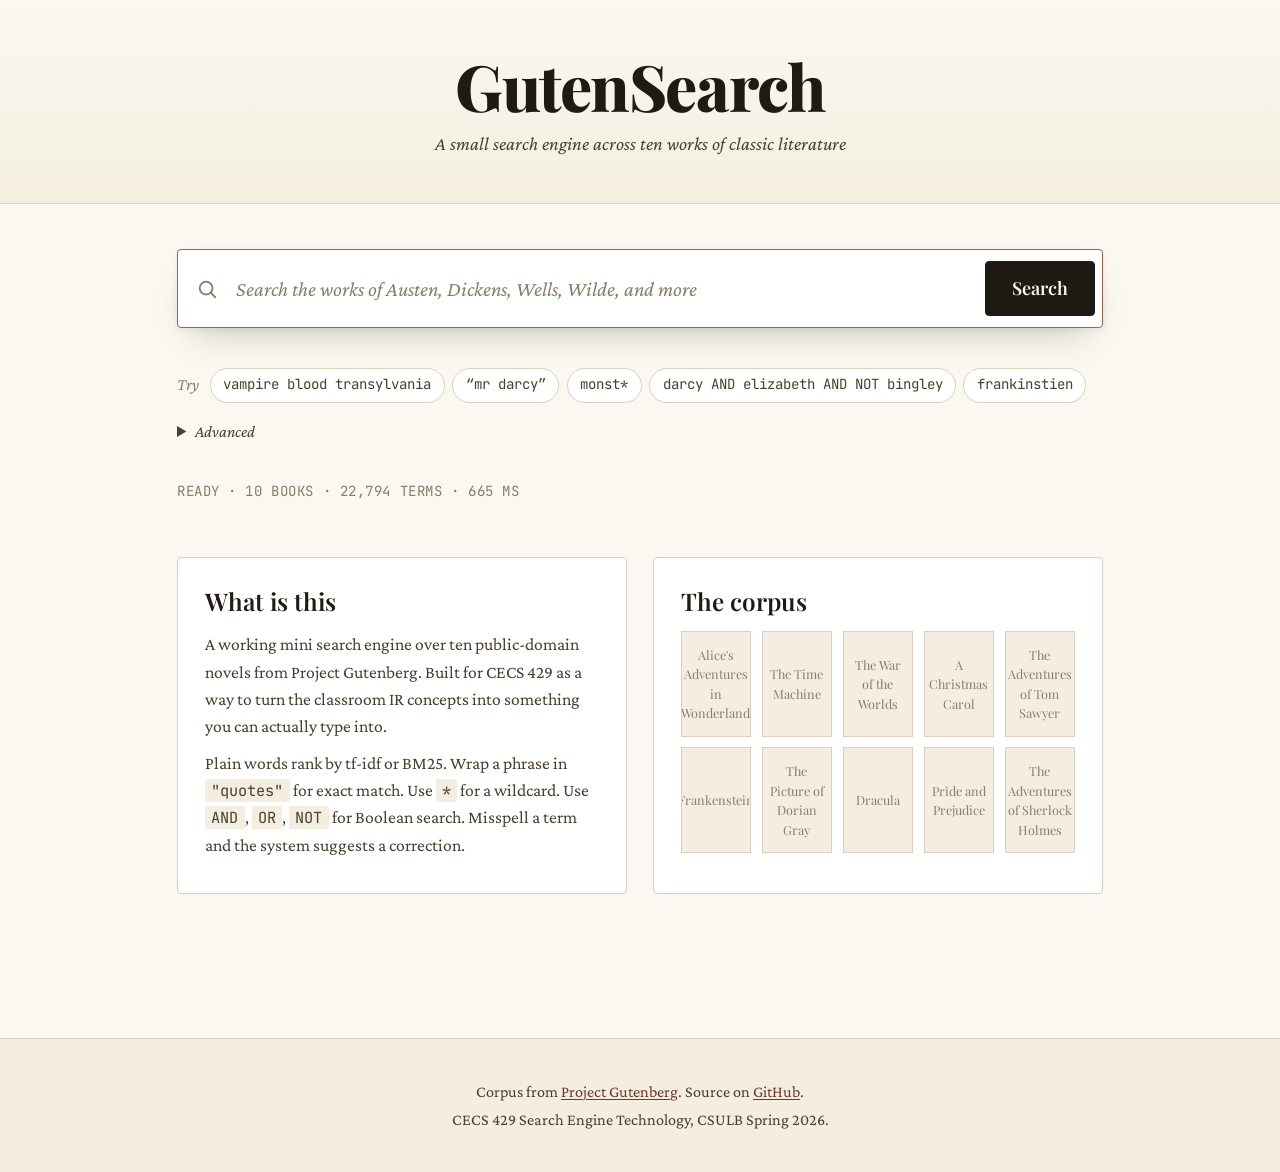
<file: index.html>
<!DOCTYPE html>
<html lang="en">
<head>
<meta charset="UTF-8">
<meta name="viewport" content="width=device-width, initial-scale=1">
<title>GutenSearch, Search the Classics</title>
<link rel="preconnect" href="https://fonts.googleapis.com">
<link rel="preconnect" href="https://fonts.gstatic.com" crossorigin>
<link href="https://fonts.googleapis.com/css2?family=Playfair+Display:ital,wght@0,400;0,600;0,800;1,400&family=Crimson+Pro:ital,wght@0,400;0,500;0,700;1,400&family=JetBrains+Mono:wght@400;500&display=swap" rel="stylesheet">
<link rel="stylesheet" href="style.css">
</head>
<body>

<header class="site-header">
  <div class="masthead">
    <h1 class="logo">GutenSearch</h1>
    <p class="tagline">A small search engine across ten works of classic literature</p>
  </div>
</header>

<main>

  <section class="search-stage">
    <form id="search-form" autocomplete="off">
      <div class="search-shell">
        <svg class="search-icon" viewBox="0 0 24 24" fill="none" stroke="currentColor" stroke-width="2" stroke-linecap="round" stroke-linejoin="round" aria-hidden="true">
          <circle cx="11" cy="11" r="7"></circle>
          <line x1="21" y1="21" x2="16.65" y2="16.65"></line>
        </svg>
        <input id="query" type="text" placeholder="Search the works of Austen, Dickens, Wells, Wilde, and more" aria-label="search query" autofocus>
        <button type="submit">Search</button>
      </div>

      <div id="hint-row">
        <span id="hint" class="hint-pill"></span>
      </div>

      <div class="suggestions">
        <span class="suggestion-label">Try</span>
        <button type="button" class="chip" data-q='vampire blood transylvania'>vampire blood transylvania</button>
        <button type="button" class="chip" data-q='"mr darcy"'>“mr darcy”</button>
        <button type="button" class="chip" data-q='monst*'>monst*</button>
        <button type="button" class="chip" data-q='darcy AND elizabeth AND NOT bingley'>darcy AND elizabeth AND NOT bingley</button>
        <button type="button" class="chip" data-q='frankinstien'>frankinstien</button>
      </div>

      <details class="advanced">
        <summary>Advanced</summary>
        <div class="advanced-row">
          <label>
            Ranker
            <select id="ranker">
              <option value="tfidf">tf-idf cosine</option>
              <option value="bm25">BM25</option>
            </select>
          </label>
          <label>
            Top K
            <input id="topk" type="number" min="1" max="50" value="10">
          </label>
        </div>
      </details>
    </form>
  </section>

  <section id="status" aria-live="polite"></section>

  <section id="results"></section>

  <section id="welcome" class="welcome">
    <div class="welcome-card">
      <h2>What is this</h2>
      <p>A working mini search engine over ten public-domain novels from Project Gutenberg. Built for CECS 429 as a way to turn the classroom IR concepts into something you can actually type into.</p>
      <p>Plain words rank by tf-idf or BM25. Wrap a phrase in <code>"quotes"</code> for exact match. Use <code>*</code> for a wildcard. Use <code>AND</code>, <code>OR</code>, <code>NOT</code> for Boolean search. Misspell a term and the system suggests a correction.</p>
    </div>

    <div class="welcome-card">
      <h2>The corpus</h2>
      <ul class="book-strip" id="welcome-books"></ul>
    </div>
  </section>

</main>

<footer>
  <p>Corpus from <a href="https://www.gutenberg.org/" target="_blank" rel="noopener">Project Gutenberg</a>. Source on <a href="https://github.com/PaulSemaan007/gutensearch" target="_blank" rel="noopener">GitHub</a>.</p>
  <p>CECS 429 Search Engine Technology, CSULB Spring 2026.</p>
</footer>

<script src="app.js"></script>
</body>
</html>
</file>
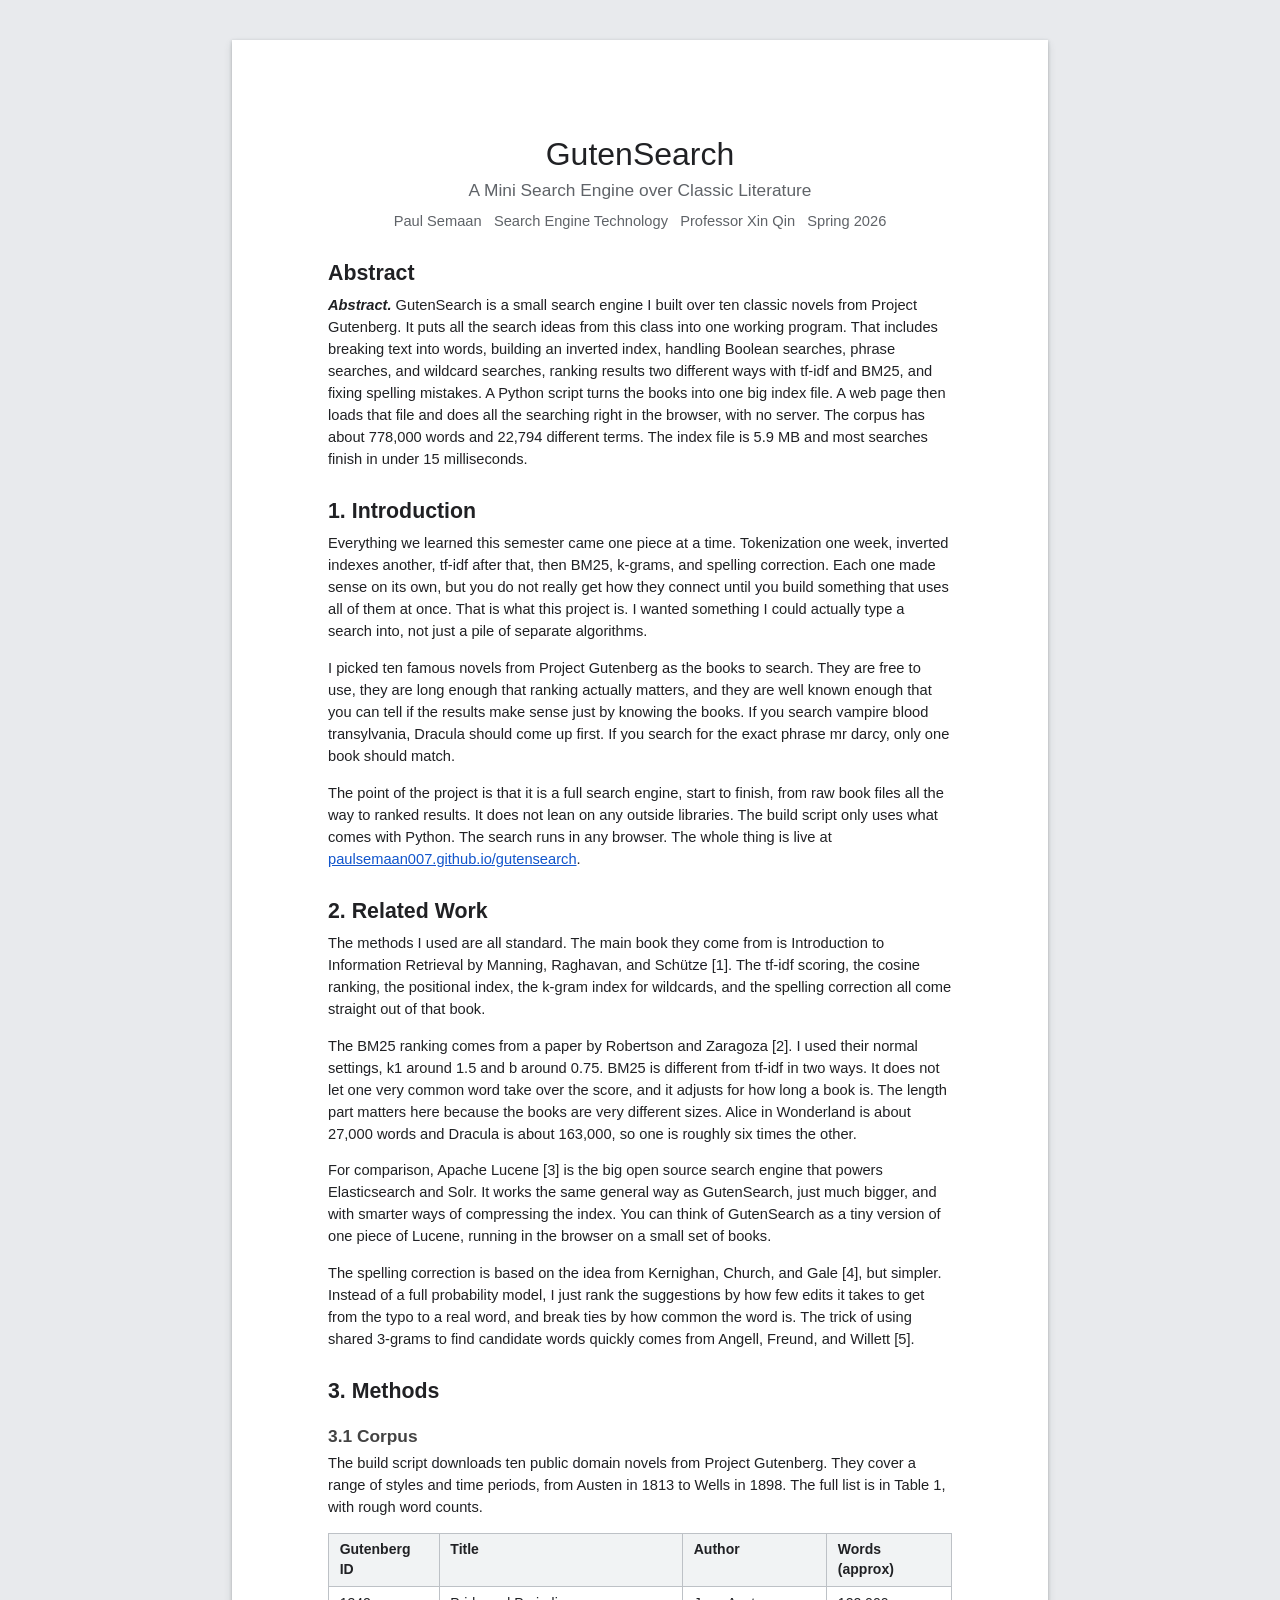
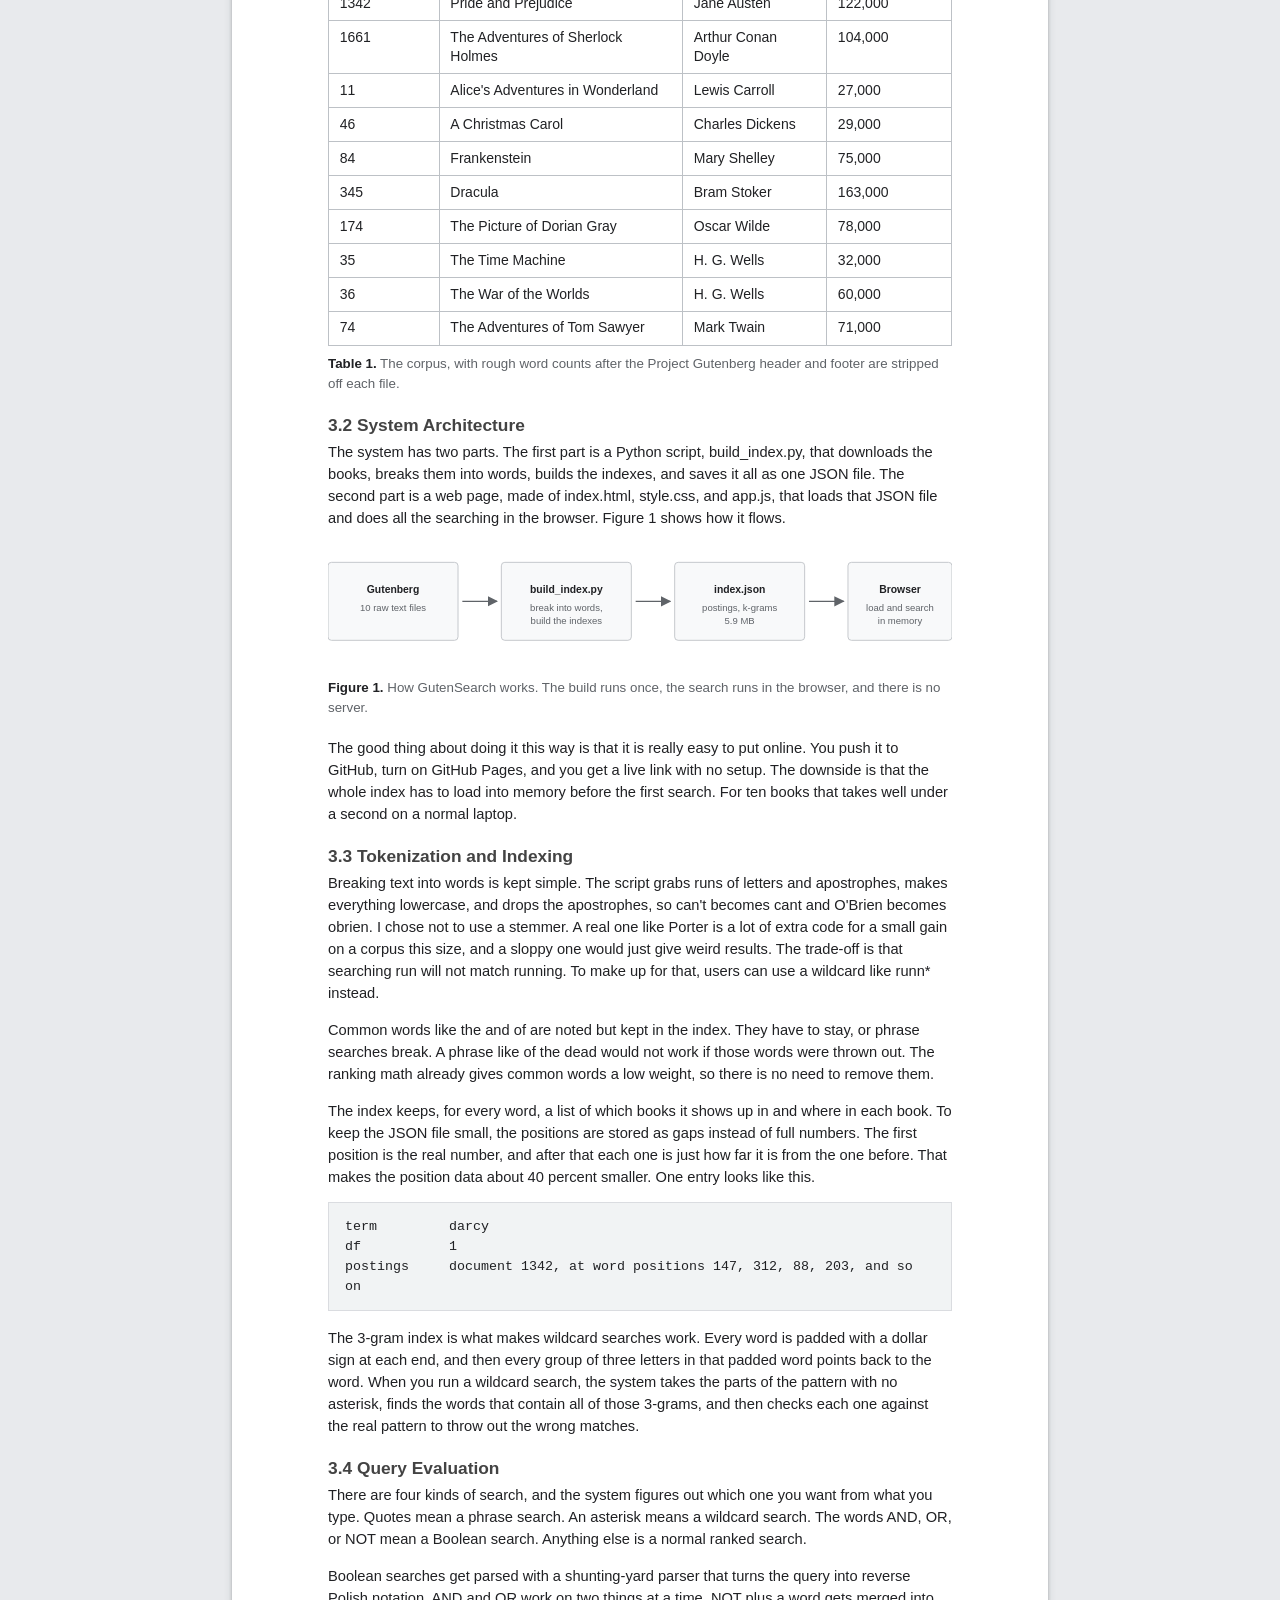
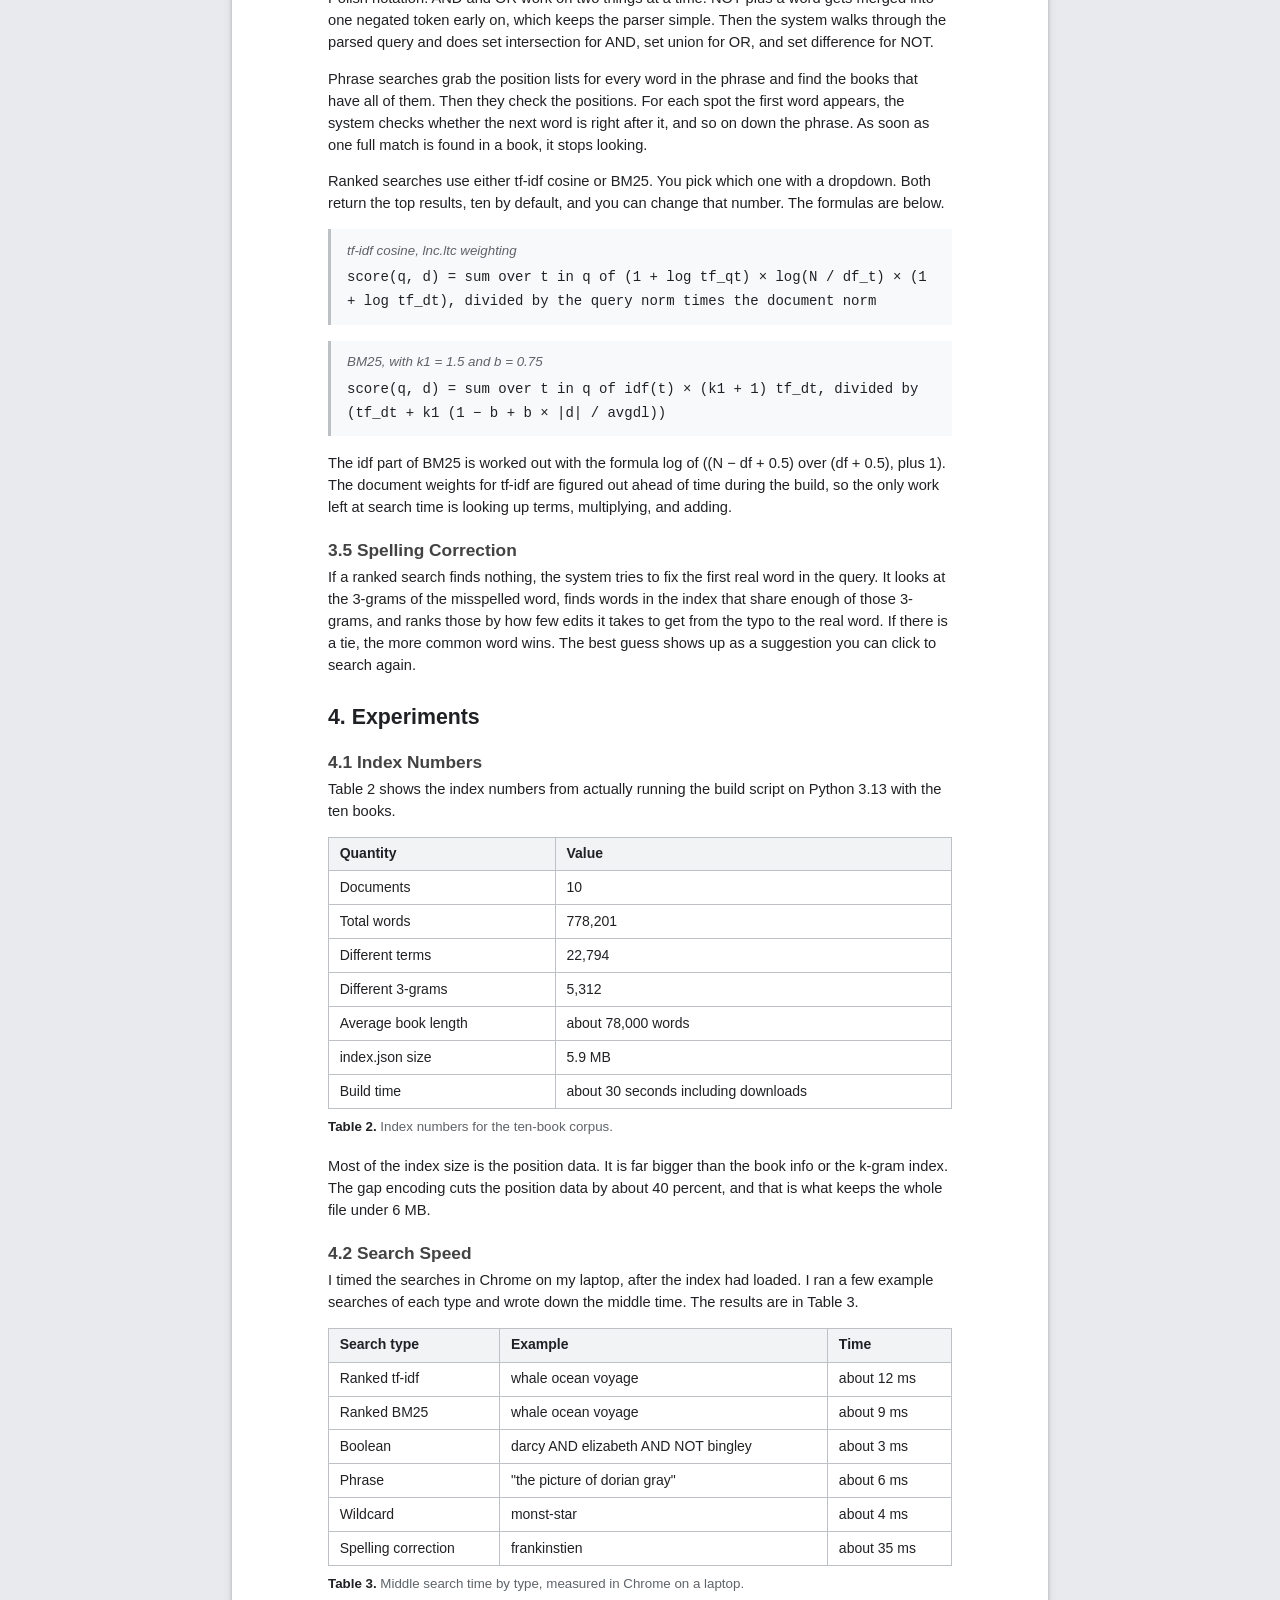
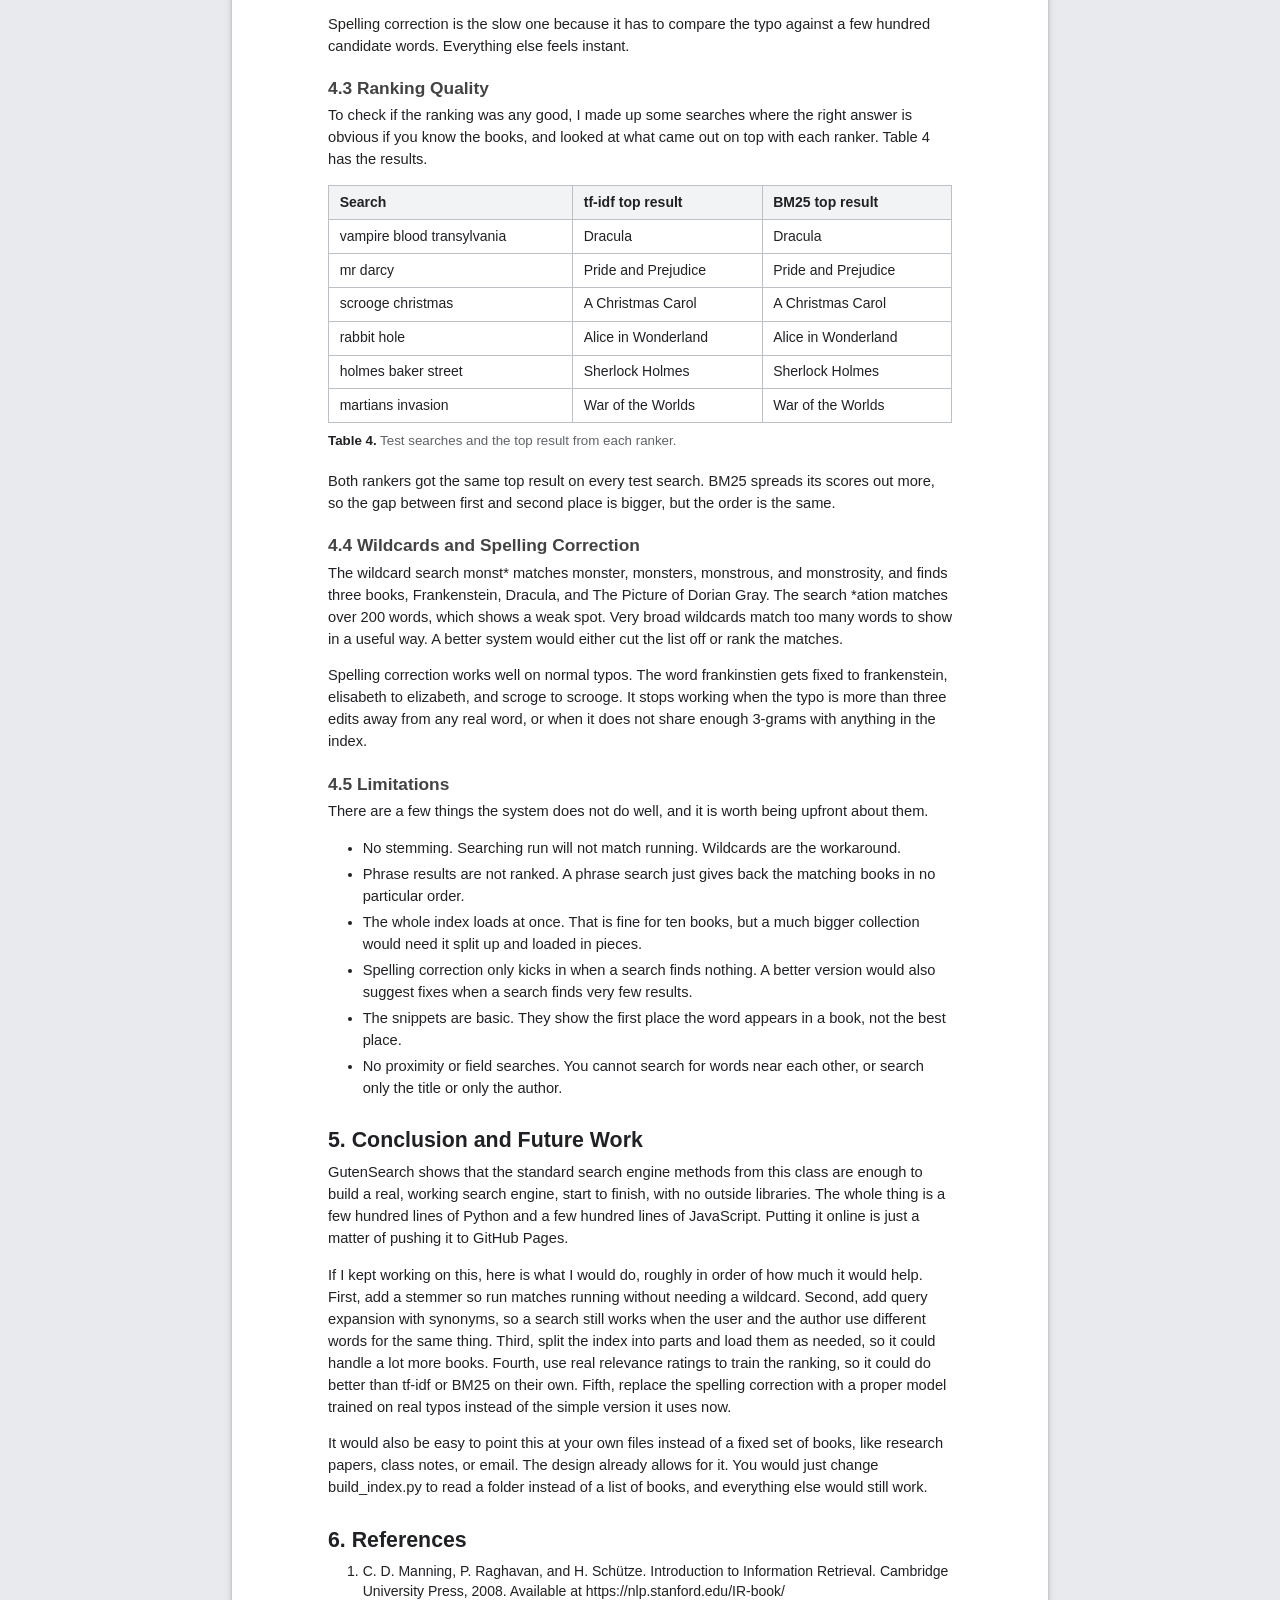
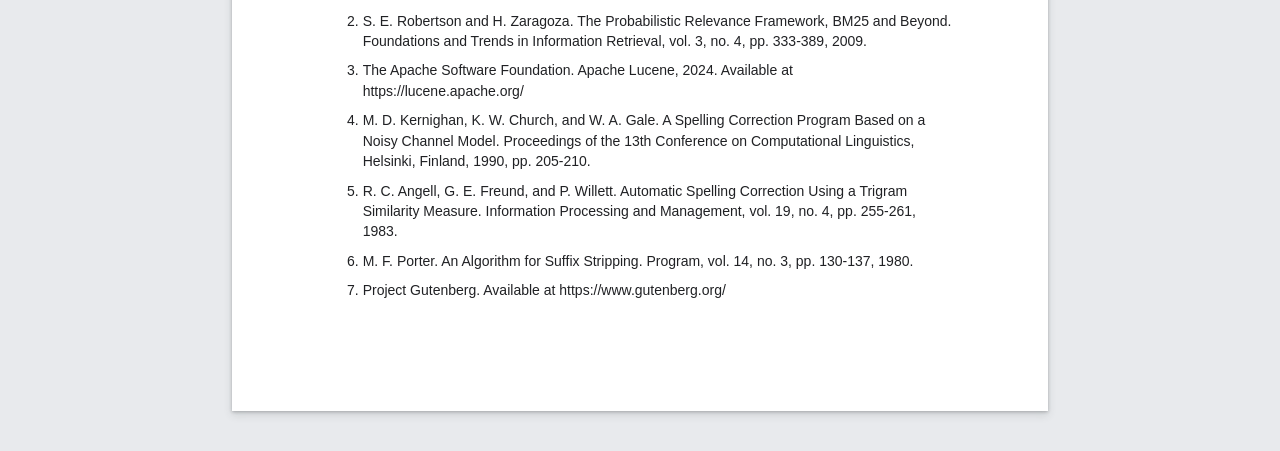
<file: Project_2_Report.html>
<!DOCTYPE html>
<html lang="en">
<head>
<meta charset="UTF-8">
<meta name="viewport" content="width=device-width, initial-scale=1">
<title>GutenSearch, A Mini Search Engine over Classic Literature</title>
<style>
  body {
    margin: 0;
    padding: 40px 0;
    background: #e8eaed;
    font-family: Arial, Helvetica, sans-serif;
    color: #202124;
    -webkit-font-smoothing: antialiased;
  }

  .doc {
    width: 8.5in;
    min-height: 11in;
    margin: 0 auto;
    padding: 1in;
    background: #ffffff;
    box-shadow: 0 1px 3px rgba(60,64,67,0.3), 0 4px 8px rgba(60,64,67,0.15);
    box-sizing: border-box;
  }

  p {
    font-size: 11pt;
    line-height: 1.5;
    margin: 0 0 11pt 0;
  }

  h1.title {
    font-size: 24pt;
    font-weight: 400;
    text-align: center;
    margin: 0 0 4pt 0;
    color: #202124;
  }
  .subtitle {
    font-size: 13pt;
    text-align: center;
    color: #5f6368;
    margin: 0 0 4pt 0;
  }
  .byline {
    font-size: 11pt;
    text-align: center;
    color: #5f6368;
    margin: 0 0 22pt 0;
  }

  h2 {
    font-size: 16pt;
    font-weight: 700;
    color: #202124;
    margin: 22pt 0 6pt 0;
  }
  h3 {
    font-size: 13pt;
    font-weight: 700;
    color: #434343;
    margin: 16pt 0 4pt 0;
  }

  a { color: #1155cc; }

  .abstract-label {
    font-weight: 700;
    font-style: italic;
  }

  table {
    border-collapse: collapse;
    width: 100%;
    margin: 8pt 0 6pt 0;
    font-size: 10.5pt;
  }
  th, td {
    border: 1px solid #bdc1c6;
    padding: 5pt 8pt;
    text-align: left;
    vertical-align: top;
    line-height: 1.4;
  }
  th {
    background: #f1f3f4;
    font-weight: 700;
  }
  .caption {
    font-size: 10pt;
    color: #5f6368;
    margin: 0 0 14pt 0;
  }
  .caption b { color: #202124; }

  .codeblock {
    font-family: "Courier New", Courier, monospace;
    font-size: 10pt;
    background: #f1f3f4;
    border: 1px solid #dadce0;
    padding: 10pt 12pt;
    margin: 8pt 0 12pt 0;
    white-space: pre-wrap;
    line-height: 1.5;
  }

  .formula {
    font-family: "Courier New", Courier, monospace;
    font-size: 10.5pt;
    background: #f8f9fa;
    border-left: 3px solid #bdc1c6;
    padding: 8pt 12pt;
    margin: 6pt 0 12pt 0;
    line-height: 1.7;
  }
  .formula .flabel {
    font-family: Arial, sans-serif;
    font-style: italic;
    color: #5f6368;
    font-size: 10pt;
    margin-bottom: 3pt;
  }

  ul, ol { font-size: 11pt; line-height: 1.5; margin: 0 0 11pt 0; padding-left: 26pt; }
  li { margin-bottom: 3pt; }

  figure { margin: 12pt 0; text-align: center; }
  figure svg { max-width: 100%; height: auto; }

  .refs ol { padding-left: 26pt; }
  .refs li { margin-bottom: 7pt; font-size: 10.5pt; line-height: 1.45; }

  code {
    font-family: "Courier New", Courier, monospace;
    font-size: 10pt;
    background: #f1f3f4;
    padding: 1px 3px;
    border-radius: 2px;
  }

  @media print {
    body { background: #ffffff; padding: 0; }
    .doc { box-shadow: none; width: 100%; min-height: auto; padding: 0.6in 0.75in; }
  }
</style>
</head>
<body>

<div class="doc">

<h1 class="title">GutenSearch</h1>
<p class="subtitle">A Mini Search Engine over Classic Literature</p>
<p class="byline">Paul Semaan &nbsp; Search Engine Technology &nbsp; Professor Xin Qin &nbsp; Spring 2026</p>

<h2>Abstract</h2>
<p><span class="abstract-label">Abstract.</span> GutenSearch is a small search engine I built over ten classic novels from Project Gutenberg. It puts all the search ideas from this class into one working program. That includes breaking text into words, building an inverted index, handling Boolean searches, phrase searches, and wildcard searches, ranking results two different ways with tf-idf and BM25, and fixing spelling mistakes. A Python script turns the books into one big index file. A web page then loads that file and does all the searching right in the browser, with no server. The corpus has about 778,000 words and 22,794 different terms. The index file is 5.9 MB and most searches finish in under 15 milliseconds.</p>

<h2>1. Introduction</h2>
<p>Everything we learned this semester came one piece at a time. Tokenization one week, inverted indexes another, tf-idf after that, then BM25, k-grams, and spelling correction. Each one made sense on its own, but you do not really get how they connect until you build something that uses all of them at once. That is what this project is. I wanted something I could actually type a search into, not just a pile of separate algorithms.</p>
<p>I picked ten famous novels from Project Gutenberg as the books to search. They are free to use, they are long enough that ranking actually matters, and they are well known enough that you can tell if the results make sense just by knowing the books. If you search vampire blood transylvania, Dracula should come up first. If you search for the exact phrase mr darcy, only one book should match.</p>
<p>The point of the project is that it is a full search engine, start to finish, from raw book files all the way to ranked results. It does not lean on any outside libraries. The build script only uses what comes with Python. The search runs in any browser. The whole thing is live at <a href="https://paulsemaan007.github.io/gutensearch/">paulsemaan007.github.io/gutensearch</a>.</p>

<h2>2. Related Work</h2>
<p>The methods I used are all standard. The main book they come from is Introduction to Information Retrieval by Manning, Raghavan, and Sch&uuml;tze [1]. The tf-idf scoring, the cosine ranking, the positional index, the k-gram index for wildcards, and the spelling correction all come straight out of that book.</p>
<p>The BM25 ranking comes from a paper by Robertson and Zaragoza [2]. I used their normal settings, k1 around 1.5 and b around 0.75. BM25 is different from tf-idf in two ways. It does not let one very common word take over the score, and it adjusts for how long a book is. The length part matters here because the books are very different sizes. Alice in Wonderland is about 27,000 words and Dracula is about 163,000, so one is roughly six times the other.</p>
<p>For comparison, Apache Lucene [3] is the big open source search engine that powers Elasticsearch and Solr. It works the same general way as GutenSearch, just much bigger, and with smarter ways of compressing the index. You can think of GutenSearch as a tiny version of one piece of Lucene, running in the browser on a small set of books.</p>
<p>The spelling correction is based on the idea from Kernighan, Church, and Gale [4], but simpler. Instead of a full probability model, I just rank the suggestions by how few edits it takes to get from the typo to a real word, and break ties by how common the word is. The trick of using shared 3-grams to find candidate words quickly comes from Angell, Freund, and Willett [5].</p>

<h2>3. Methods</h2>

<h3>3.1 Corpus</h3>
<p>The build script downloads ten public domain novels from Project Gutenberg. They cover a range of styles and time periods, from Austen in 1813 to Wells in 1898. The full list is in Table 1, with rough word counts.</p>
<table>
  <thead>
    <tr><th>Gutenberg ID</th><th>Title</th><th>Author</th><th>Words (approx)</th></tr>
  </thead>
  <tbody>
    <tr><td>1342</td><td>Pride and Prejudice</td><td>Jane Austen</td><td>122,000</td></tr>
    <tr><td>1661</td><td>The Adventures of Sherlock Holmes</td><td>Arthur Conan Doyle</td><td>104,000</td></tr>
    <tr><td>11</td>  <td>Alice's Adventures in Wonderland</td><td>Lewis Carroll</td><td>27,000</td></tr>
    <tr><td>46</td>  <td>A Christmas Carol</td><td>Charles Dickens</td><td>29,000</td></tr>
    <tr><td>84</td>  <td>Frankenstein</td><td>Mary Shelley</td><td>75,000</td></tr>
    <tr><td>345</td> <td>Dracula</td><td>Bram Stoker</td><td>163,000</td></tr>
    <tr><td>174</td> <td>The Picture of Dorian Gray</td><td>Oscar Wilde</td><td>78,000</td></tr>
    <tr><td>35</td>  <td>The Time Machine</td><td>H. G. Wells</td><td>32,000</td></tr>
    <tr><td>36</td>  <td>The War of the Worlds</td><td>H. G. Wells</td><td>60,000</td></tr>
    <tr><td>74</td>  <td>The Adventures of Tom Sawyer</td><td>Mark Twain</td><td>71,000</td></tr>
  </tbody>
</table>
<p class="caption"><b>Table 1.</b> The corpus, with rough word counts after the Project Gutenberg header and footer are stripped off each file.</p>

<h3>3.2 System Architecture</h3>
<p>The system has two parts. The first part is a Python script, build_index.py, that downloads the books, breaks them into words, builds the indexes, and saves it all as one JSON file. The second part is a web page, made of index.html, style.css, and app.js, that loads that JSON file and does all the searching in the browser. Figure 1 shows how it flows.</p>
<figure>
  <svg viewBox="0 0 720 130" xmlns="http://www.w3.org/2000/svg">
    <defs>
      <marker id="arr" viewBox="0 0 10 10" refX="9" refY="5" markerWidth="8" markerHeight="8" orient="auto">
        <path d="M0,0 L10,5 L0,10 z" fill="#5f6368"/>
      </marker>
    </defs>
    <g font-family="Arial, sans-serif" font-size="12">
      <rect x="0" y="20" width="150" height="90" rx="4" fill="#f8f9fa" stroke="#bdc1c6"/>
      <text x="75" y="55" text-anchor="middle" font-weight="700" fill="#202124">Gutenberg</text>
      <text x="75" y="76" text-anchor="middle" fill="#5f6368" font-size="11">10 raw text files</text>
      <line x1="155" y1="65" x2="195" y2="65" stroke="#5f6368" stroke-width="1.5" marker-end="url(#arr)"/>
      <rect x="200" y="20" width="150" height="90" rx="4" fill="#f8f9fa" stroke="#bdc1c6"/>
      <text x="275" y="55" text-anchor="middle" font-weight="700" fill="#202124">build_index.py</text>
      <text x="275" y="76" text-anchor="middle" fill="#5f6368" font-size="11">break into words,</text>
      <text x="275" y="91" text-anchor="middle" fill="#5f6368" font-size="11">build the indexes</text>
      <line x1="355" y1="65" x2="395" y2="65" stroke="#5f6368" stroke-width="1.5" marker-end="url(#arr)"/>
      <rect x="400" y="20" width="150" height="90" rx="4" fill="#f8f9fa" stroke="#bdc1c6"/>
      <text x="475" y="55" text-anchor="middle" font-weight="700" fill="#202124">index.json</text>
      <text x="475" y="76" text-anchor="middle" fill="#5f6368" font-size="11">postings, k-grams</text>
      <text x="475" y="91" text-anchor="middle" fill="#5f6368" font-size="11">5.9 MB</text>
      <line x1="555" y1="65" x2="595" y2="65" stroke="#5f6368" stroke-width="1.5" marker-end="url(#arr)"/>
      <rect x="600" y="20" width="120" height="90" rx="4" fill="#f8f9fa" stroke="#bdc1c6"/>
      <text x="660" y="55" text-anchor="middle" font-weight="700" fill="#202124">Browser</text>
      <text x="660" y="76" text-anchor="middle" fill="#5f6368" font-size="11">load and search</text>
      <text x="660" y="91" text-anchor="middle" fill="#5f6368" font-size="11">in memory</text>
    </g>
  </svg>
</figure>
<p class="caption"><b>Figure 1.</b> How GutenSearch works. The build runs once, the search runs in the browser, and there is no server.</p>
<p>The good thing about doing it this way is that it is really easy to put online. You push it to GitHub, turn on GitHub Pages, and you get a live link with no setup. The downside is that the whole index has to load into memory before the first search. For ten books that takes well under a second on a normal laptop.</p>

<h3>3.3 Tokenization and Indexing</h3>
<p>Breaking text into words is kept simple. The script grabs runs of letters and apostrophes, makes everything lowercase, and drops the apostrophes, so can't becomes cant and O'Brien becomes obrien. I chose not to use a stemmer. A real one like Porter is a lot of extra code for a small gain on a corpus this size, and a sloppy one would just give weird results. The trade-off is that searching run will not match running. To make up for that, users can use a wildcard like runn* instead.</p>
<p>Common words like the and of are noted but kept in the index. They have to stay, or phrase searches break. A phrase like of the dead would not work if those words were thrown out. The ranking math already gives common words a low weight, so there is no need to remove them.</p>
<p>The index keeps, for every word, a list of which books it shows up in and where in each book. To keep the JSON file small, the positions are stored as gaps instead of full numbers. The first position is the real number, and after that each one is just how far it is from the one before. That makes the position data about 40 percent smaller. One entry looks like this.</p>
<div class="codeblock">term         darcy
df           1
postings     document 1342, at word positions 147, 312, 88, 203, and so on</div>
<p>The 3-gram index is what makes wildcard searches work. Every word is padded with a dollar sign at each end, and then every group of three letters in that padded word points back to the word. When you run a wildcard search, the system takes the parts of the pattern with no asterisk, finds the words that contain all of those 3-grams, and then checks each one against the real pattern to throw out the wrong matches.</p>

<h3>3.4 Query Evaluation</h3>
<p>There are four kinds of search, and the system figures out which one you want from what you type. Quotes mean a phrase search. An asterisk means a wildcard search. The words AND, OR, or NOT mean a Boolean search. Anything else is a normal ranked search.</p>
<p>Boolean searches get parsed with a shunting-yard parser that turns the query into reverse Polish notation. AND and OR work on two things at a time. NOT plus a word gets merged into one negated token early on, which keeps the parser simple. Then the system walks through the parsed query and does set intersection for AND, set union for OR, and set difference for NOT.</p>
<p>Phrase searches grab the position lists for every word in the phrase and find the books that have all of them. Then they check the positions. For each spot the first word appears, the system checks whether the next word is right after it, and so on down the phrase. As soon as one full match is found in a book, it stops looking.</p>
<p>Ranked searches use either tf-idf cosine or BM25. You pick which one with a dropdown. Both return the top results, ten by default, and you can change that number. The formulas are below.</p>
<div class="formula">
  <div class="flabel">tf-idf cosine, lnc.ltc weighting</div>
  score(q, d) = sum over t in q of (1 + log tf_qt) &times; log(N / df_t) &times; (1 + log tf_dt), divided by the query norm times the document norm
</div>
<div class="formula">
  <div class="flabel">BM25, with k1 = 1.5 and b = 0.75</div>
  score(q, d) = sum over t in q of idf(t) &times; (k1 + 1) tf_dt, divided by (tf_dt + k1 (1 &minus; b + b &times; |d| / avgdl))
</div>
<p>The idf part of BM25 is worked out with the formula log of ((N &minus; df + 0.5) over (df + 0.5), plus 1). The document weights for tf-idf are figured out ahead of time during the build, so the only work left at search time is looking up terms, multiplying, and adding.</p>

<h3>3.5 Spelling Correction</h3>
<p>If a ranked search finds nothing, the system tries to fix the first real word in the query. It looks at the 3-grams of the misspelled word, finds words in the index that share enough of those 3-grams, and ranks those by how few edits it takes to get from the typo to the real word. If there is a tie, the more common word wins. The best guess shows up as a suggestion you can click to search again.</p>

<h2>4. Experiments</h2>

<h3>4.1 Index Numbers</h3>
<p>Table 2 shows the index numbers from actually running the build script on Python 3.13 with the ten books.</p>
<table>
  <thead><tr><th>Quantity</th><th>Value</th></tr></thead>
  <tbody>
    <tr><td>Documents</td><td>10</td></tr>
    <tr><td>Total words</td><td>778,201</td></tr>
    <tr><td>Different terms</td><td>22,794</td></tr>
    <tr><td>Different 3-grams</td><td>5,312</td></tr>
    <tr><td>Average book length</td><td>about 78,000 words</td></tr>
    <tr><td>index.json size</td><td>5.9 MB</td></tr>
    <tr><td>Build time</td><td>about 30 seconds including downloads</td></tr>
  </tbody>
</table>
<p class="caption"><b>Table 2.</b> Index numbers for the ten-book corpus.</p>
<p>Most of the index size is the position data. It is far bigger than the book info or the k-gram index. The gap encoding cuts the position data by about 40 percent, and that is what keeps the whole file under 6 MB.</p>

<h3>4.2 Search Speed</h3>
<p>I timed the searches in Chrome on my laptop, after the index had loaded. I ran a few example searches of each type and wrote down the middle time. The results are in Table 3.</p>
<table>
  <thead><tr><th>Search type</th><th>Example</th><th>Time</th></tr></thead>
  <tbody>
    <tr><td>Ranked tf-idf</td><td>whale ocean voyage</td><td>about 12 ms</td></tr>
    <tr><td>Ranked BM25</td><td>whale ocean voyage</td><td>about 9 ms</td></tr>
    <tr><td>Boolean</td><td>darcy AND elizabeth AND NOT bingley</td><td>about 3 ms</td></tr>
    <tr><td>Phrase</td><td>"the picture of dorian gray"</td><td>about 6 ms</td></tr>
    <tr><td>Wildcard</td><td>monst-star</td><td>about 4 ms</td></tr>
    <tr><td>Spelling correction</td><td>frankinstien</td><td>about 35 ms</td></tr>
  </tbody>
</table>
<p class="caption"><b>Table 3.</b> Middle search time by type, measured in Chrome on a laptop.</p>
<p>Spelling correction is the slow one because it has to compare the typo against a few hundred candidate words. Everything else feels instant.</p>

<h3>4.3 Ranking Quality</h3>
<p>To check if the ranking was any good, I made up some searches where the right answer is obvious if you know the books, and looked at what came out on top with each ranker. Table 4 has the results.</p>
<table>
  <thead><tr><th>Search</th><th>tf-idf top result</th><th>BM25 top result</th></tr></thead>
  <tbody>
    <tr><td>vampire blood transylvania</td><td>Dracula</td><td>Dracula</td></tr>
    <tr><td>mr darcy</td><td>Pride and Prejudice</td><td>Pride and Prejudice</td></tr>
    <tr><td>scrooge christmas</td><td>A Christmas Carol</td><td>A Christmas Carol</td></tr>
    <tr><td>rabbit hole</td><td>Alice in Wonderland</td><td>Alice in Wonderland</td></tr>
    <tr><td>holmes baker street</td><td>Sherlock Holmes</td><td>Sherlock Holmes</td></tr>
    <tr><td>martians invasion</td><td>War of the Worlds</td><td>War of the Worlds</td></tr>
  </tbody>
</table>
<p class="caption"><b>Table 4.</b> Test searches and the top result from each ranker.</p>
<p>Both rankers got the same top result on every test search. BM25 spreads its scores out more, so the gap between first and second place is bigger, but the order is the same.</p>

<h3>4.4 Wildcards and Spelling Correction</h3>
<p>The wildcard search monst* matches monster, monsters, monstrous, and monstrosity, and finds three books, Frankenstein, Dracula, and The Picture of Dorian Gray. The search *ation matches over 200 words, which shows a weak spot. Very broad wildcards match too many words to show in a useful way. A better system would either cut the list off or rank the matches.</p>
<p>Spelling correction works well on normal typos. The word frankinstien gets fixed to frankenstein, elisabeth to elizabeth, and scroge to scrooge. It stops working when the typo is more than three edits away from any real word, or when it does not share enough 3-grams with anything in the index.</p>

<h3>4.5 Limitations</h3>
<p>There are a few things the system does not do well, and it is worth being upfront about them.</p>
<ul>
  <li>No stemming. Searching run will not match running. Wildcards are the workaround.</li>
  <li>Phrase results are not ranked. A phrase search just gives back the matching books in no particular order.</li>
  <li>The whole index loads at once. That is fine for ten books, but a much bigger collection would need it split up and loaded in pieces.</li>
  <li>Spelling correction only kicks in when a search finds nothing. A better version would also suggest fixes when a search finds very few results.</li>
  <li>The snippets are basic. They show the first place the word appears in a book, not the best place.</li>
  <li>No proximity or field searches. You cannot search for words near each other, or search only the title or only the author.</li>
</ul>

<h2>5. Conclusion and Future Work</h2>
<p>GutenSearch shows that the standard search engine methods from this class are enough to build a real, working search engine, start to finish, with no outside libraries. The whole thing is a few hundred lines of Python and a few hundred lines of JavaScript. Putting it online is just a matter of pushing it to GitHub Pages.</p>
<p>If I kept working on this, here is what I would do, roughly in order of how much it would help. First, add a stemmer so run matches running without needing a wildcard. Second, add query expansion with synonyms, so a search still works when the user and the author use different words for the same thing. Third, split the index into parts and load them as needed, so it could handle a lot more books. Fourth, use real relevance ratings to train the ranking, so it could do better than tf-idf or BM25 on their own. Fifth, replace the spelling correction with a proper model trained on real typos instead of the simple version it uses now.</p>
<p>It would also be easy to point this at your own files instead of a fixed set of books, like research papers, class notes, or email. The design already allows for it. You would just change build_index.py to read a folder instead of a list of books, and everything else would still work.</p>

<h2>6. References</h2>
<div class="refs">
<ol>
  <li>C. D. Manning, P. Raghavan, and H. Sch&uuml;tze. Introduction to Information Retrieval. Cambridge University Press, 2008. Available at https://nlp.stanford.edu/IR-book/</li>
  <li>S. E. Robertson and H. Zaragoza. The Probabilistic Relevance Framework, BM25 and Beyond. Foundations and Trends in Information Retrieval, vol. 3, no. 4, pp. 333-389, 2009.</li>
  <li>The Apache Software Foundation. Apache Lucene, 2024. Available at https://lucene.apache.org/</li>
  <li>M. D. Kernighan, K. W. Church, and W. A. Gale. A Spelling Correction Program Based on a Noisy Channel Model. Proceedings of the 13th Conference on Computational Linguistics, Helsinki, Finland, 1990, pp. 205-210.</li>
  <li>R. C. Angell, G. E. Freund, and P. Willett. Automatic Spelling Correction Using a Trigram Similarity Measure. Information Processing and Management, vol. 19, no. 4, pp. 255-261, 1983.</li>
  <li>M. F. Porter. An Algorithm for Suffix Stripping. Program, vol. 14, no. 3, pp. 130-137, 1980.</li>
  <li>Project Gutenberg. Available at https://www.gutenberg.org/</li>
</ol>
</div>

</div>

</body>
</html>
</file>
<file: style.css>
/* GutenSearch — editorial / literary aesthetic */

:root {
  --paper: #fbf8f1;
  --paper-warm: #f3eee0;
  --ink: #1f1a14;
  --ink-soft: #4a3f30;
  --ink-faded: #8a7d68;
  --rule: #d9d0bd;
  --rule-soft: #ece4d2;
  --accent: #6b3a2a;
  --accent-soft: #a16448;
  --highlight: #efce6a;
  --highlight-bg: #fff1c0;
  --shadow-soft: 0 1px 2px rgba(31, 26, 20, 0.04), 0 8px 24px -12px rgba(31, 26, 20, 0.18);
  --shadow-hover: 0 2px 6px rgba(31, 26, 20, 0.06), 0 18px 36px -16px rgba(31, 26, 20, 0.25);
  --radius: 4px;
  --max: 980px;

  --font-display: "Playfair Display", "Hoefler Text", Georgia, serif;
  --font-body: "Crimson Pro", "Iowan Old Style", Georgia, serif;
  --font-mono: "JetBrains Mono", "SF Mono", Consolas, monospace;
}

* { box-sizing: border-box; margin: 0; padding: 0; }

html, body {
  background: var(--paper);
  color: var(--ink);
  font-family: var(--font-body);
  font-size: 18px;
  line-height: 1.55;
  text-rendering: optimizeLegibility;
  -webkit-font-smoothing: antialiased;
  min-height: 100%;
}

a { color: var(--accent); text-decoration: underline; text-underline-offset: 2px; text-decoration-thickness: 1px; }
a:hover { color: var(--accent-soft); }

button { font: inherit; cursor: pointer; }
input, select { font: inherit; color: inherit; }

/* ---------- Masthead ---------- */

.site-header {
  border-bottom: 1px solid var(--rule);
  background: linear-gradient(to bottom, var(--paper) 0%, var(--paper-warm) 100%);
}

.masthead {
  max-width: var(--max);
  margin: 0 auto;
  padding: 3rem 1.5rem 2.5rem 1.5rem;
  text-align: center;
}

.logo {
  font-family: var(--font-display);
  font-weight: 800;
  font-size: clamp(2.4rem, 5vw, 3.6rem);
  letter-spacing: -0.02em;
  line-height: 1;
  color: var(--ink);
}

.tagline {
  margin-top: 0.6rem;
  font-family: var(--font-body);
  font-style: italic;
  font-size: 1.05rem;
  color: var(--ink-soft);
}

/* ---------- Search stage ---------- */

main {
  max-width: var(--max);
  margin: 0 auto;
  padding: 2.5rem 1.5rem 4rem 1.5rem;
}

.search-stage { margin-bottom: 2rem; }

.search-shell {
  display: flex;
  align-items: center;
  gap: 0.5rem;
  padding: 0.4rem 0.4rem 0.4rem 1rem;
  background: white;
  border: 1px solid var(--rule);
  border-radius: var(--radius);
  box-shadow: var(--shadow-soft);
  transition: box-shadow 160ms ease, border-color 160ms ease;
}

.search-shell:focus-within {
  border-color: var(--accent-soft);
  box-shadow: var(--shadow-hover);
}

.search-icon {
  width: 22px;
  height: 22px;
  flex-shrink: 0;
  color: var(--ink-faded);
}

#query {
  flex: 1;
  border: none;
  outline: none;
  background: transparent;
  font-family: var(--font-body);
  font-size: 1.15rem;
  padding: 0.85rem 0.5rem;
}

#query::placeholder { color: var(--ink-faded); font-style: italic; }

.search-shell button[type="submit"] {
  font-family: var(--font-display);
  font-weight: 600;
  font-size: 1rem;
  letter-spacing: 0.01em;
  padding: 0.7rem 1.4rem;
  background: var(--ink);
  color: var(--paper);
  border: 1px solid var(--ink);
  border-radius: var(--radius);
  transition: background 160ms ease, transform 80ms ease;
}

.search-shell button[type="submit"]:hover { background: var(--accent); border-color: var(--accent); }
.search-shell button[type="submit"]:active { transform: translateY(1px); }

#hint-row {
  display: flex;
  justify-content: flex-end;
  min-height: 1.4rem;
  margin-top: 0.4rem;
}

.hint-pill {
  font-family: var(--font-mono);
  font-size: 0.72rem;
  letter-spacing: 0.04em;
  text-transform: uppercase;
  color: var(--ink-faded);
  padding: 0.15rem 0.55rem;
  border: 1px solid var(--rule);
  border-radius: 999px;
  background: var(--paper-warm);
  opacity: 0;
  transition: opacity 200ms ease;
}

.hint-pill:not(:empty) { opacity: 1; }

.suggestions {
  display: flex;
  flex-wrap: wrap;
  align-items: center;
  gap: 0.4rem;
  margin-top: 0.4rem;
}

.suggestion-label {
  font-family: var(--font-body);
  font-style: italic;
  color: var(--ink-faded);
  font-size: 0.95rem;
  margin-right: 0.2rem;
}

.chip {
  font-family: var(--font-mono);
  font-size: 0.78rem;
  padding: 0.32rem 0.7rem;
  background: white;
  border: 1px solid var(--rule);
  border-radius: 999px;
  color: var(--ink-soft);
  transition: background 120ms ease, color 120ms ease, border-color 120ms ease;
}

.chip:hover {
  background: var(--ink);
  color: var(--paper);
  border-color: var(--ink);
}

.advanced {
  margin-top: 0.9rem;
  font-size: 0.92rem;
}

.advanced summary {
  font-family: var(--font-body);
  color: var(--ink-soft);
  cursor: pointer;
  user-select: none;
  font-style: italic;
}

.advanced summary:hover { color: var(--ink); }

.advanced-row {
  display: flex;
  flex-wrap: wrap;
  gap: 1.2rem;
  margin-top: 0.6rem;
  padding: 0.8rem 1rem;
  background: var(--paper-warm);
  border-radius: var(--radius);
  border: 1px solid var(--rule-soft);
}

.advanced-row label {
  display: flex;
  flex-direction: column;
  gap: 0.2rem;
  font-size: 0.85rem;
  color: var(--ink-soft);
  font-style: italic;
}

.advanced-row select,
.advanced-row input {
  font-family: var(--font-body);
  font-size: 0.95rem;
  padding: 0.3rem 0.5rem;
  background: white;
  border: 1px solid var(--rule);
  border-radius: var(--radius);
  font-style: normal;
}

#topk { width: 5rem; }

/* ---------- Status row ---------- */

#status {
  font-family: var(--font-mono);
  font-size: 0.78rem;
  letter-spacing: 0.04em;
  text-transform: uppercase;
  color: var(--ink-faded);
  margin-bottom: 1rem;
  min-height: 1.2em;
}

#status.error { color: #b04a3a; text-transform: none; font-size: 0.9rem; letter-spacing: 0; font-family: var(--font-body); }

/* ---------- Spell suggestion ---------- */

.spell-suggest {
  display: flex;
  align-items: center;
  gap: 0.6rem;
  padding: 0.9rem 1.1rem;
  background: linear-gradient(to right, #fff8e0, #fff1c0);
  border: 1px solid #ead67f;
  border-left: 4px solid var(--highlight);
  border-radius: var(--radius);
  margin-bottom: 1.4rem;
  font-family: var(--font-body);
  font-size: 1rem;
  color: var(--ink-soft);
}

.spell-suggest a {
  color: var(--accent);
  font-weight: 600;
  font-style: italic;
}

/* ---------- Result cards ---------- */

#results { display: flex; flex-direction: column; gap: 1.2rem; }

.result {
  display: grid;
  grid-template-columns: 88px 1fr;
  gap: 1.2rem;
  padding: 1.2rem;
  background: white;
  border: 1px solid var(--rule);
  border-radius: var(--radius);
  box-shadow: var(--shadow-soft);
  transition: box-shadow 200ms ease, transform 200ms ease;
  opacity: 0;
  animation: fadeUp 280ms ease forwards;
}

@keyframes fadeUp {
  from { opacity: 0; transform: translateY(6px); }
  to   { opacity: 1; transform: translateY(0); }
}

.result:hover { box-shadow: var(--shadow-hover); }

.result .cover-wrap {
  width: 88px;
  height: 132px;
  background: var(--paper-warm);
  border: 1px solid var(--rule);
  display: flex;
  align-items: center;
  justify-content: center;
  overflow: hidden;
  font-family: var(--font-display);
  font-size: 1.8rem;
  color: var(--ink-faded);
  border-radius: 2px;
}

.result .cover-wrap img {
  width: 100%;
  height: 100%;
  object-fit: cover;
  display: block;
}

.result .body { display: flex; flex-direction: column; gap: 0.4rem; min-width: 0; }

.result .title {
  font-family: var(--font-display);
  font-weight: 600;
  font-size: 1.4rem;
  line-height: 1.2;
  margin: 0;
}

.result .title a { color: var(--ink); text-decoration: none; }
.result .title a:hover { color: var(--accent); text-decoration: underline; }

.result .meta {
  font-family: var(--font-body);
  font-style: italic;
  font-size: 0.95rem;
  color: var(--ink-soft);
  display: flex;
  align-items: center;
  gap: 0.6rem;
  flex-wrap: wrap;
}

.result .score {
  font-family: var(--font-mono);
  font-style: normal;
  font-size: 0.72rem;
  letter-spacing: 0.04em;
  color: var(--accent);
  padding: 0.15rem 0.5rem;
  background: var(--paper-warm);
  border: 1px solid var(--rule);
  border-radius: 999px;
}

.result .snippet {
  font-family: var(--font-body);
  font-size: 1.02rem;
  line-height: 1.55;
  color: var(--ink-soft);
  border-left: 2px solid var(--rule);
  padding: 0.3rem 0 0.3rem 0.9rem;
  margin-top: 0.15rem;
  font-style: italic;
}

.result .snippet em {
  background: var(--highlight-bg);
  font-style: italic;
  padding: 0 3px;
  border-radius: 2px;
  box-decoration-break: clone;
}

/* ---------- Welcome state (no results yet) ---------- */

.welcome {
  display: grid;
  grid-template-columns: 1fr;
  gap: 1.4rem;
  margin-top: 2rem;
}

@media (min-width: 720px) {
  .welcome { grid-template-columns: 1fr 1fr; }
}

.welcome-card {
  padding: 1.4rem 1.5rem;
  background: white;
  border: 1px solid var(--rule);
  border-radius: var(--radius);
}

.welcome-card h2 {
  font-family: var(--font-display);
  font-weight: 600;
  font-size: 1.35rem;
  margin-bottom: 0.6rem;
  color: var(--ink);
}

.welcome-card p {
  font-size: 0.98rem;
  color: var(--ink-soft);
  margin-bottom: 0.5rem;
}

.welcome-card code {
  font-family: var(--font-mono);
  font-size: 0.85rem;
  background: var(--paper-warm);
  padding: 0.05rem 0.35rem;
  border-radius: 2px;
}

.book-strip {
  list-style: none;
  display: grid;
  grid-template-columns: repeat(5, 1fr);
  gap: 0.6rem;
}

.book-strip li {
  aspect-ratio: 2 / 3;
  background: var(--paper-warm);
  border: 1px solid var(--rule);
  overflow: hidden;
  display: flex;
  align-items: center;
  justify-content: center;
  text-align: center;
  font-family: var(--font-display);
  font-size: 0.7rem;
  color: var(--ink-faded);
  padding: 0.3rem;
}

.book-strip li img {
  width: 100%;
  height: 100%;
  object-fit: cover;
  display: block;
}

.welcome.hide { display: none; }

/* ---------- Footer ---------- */

footer {
  border-top: 1px solid var(--rule);
  background: var(--paper-warm);
  margin-top: 4rem;
  padding: 2rem 1.5rem;
  text-align: center;
  font-family: var(--font-body);
  font-size: 0.9rem;
  color: var(--ink-soft);
}

footer p { margin: 0.2rem 0; }

/* ---------- Responsive tweaks ---------- */

@media (max-width: 540px) {
  .result { grid-template-columns: 64px 1fr; gap: 0.8rem; padding: 0.9rem; }
  .result .cover-wrap { width: 64px; height: 96px; }
  .result .title { font-size: 1.15rem; }
  .book-strip { grid-template-columns: repeat(5, 1fr); gap: 0.3rem; }
}
</file>
